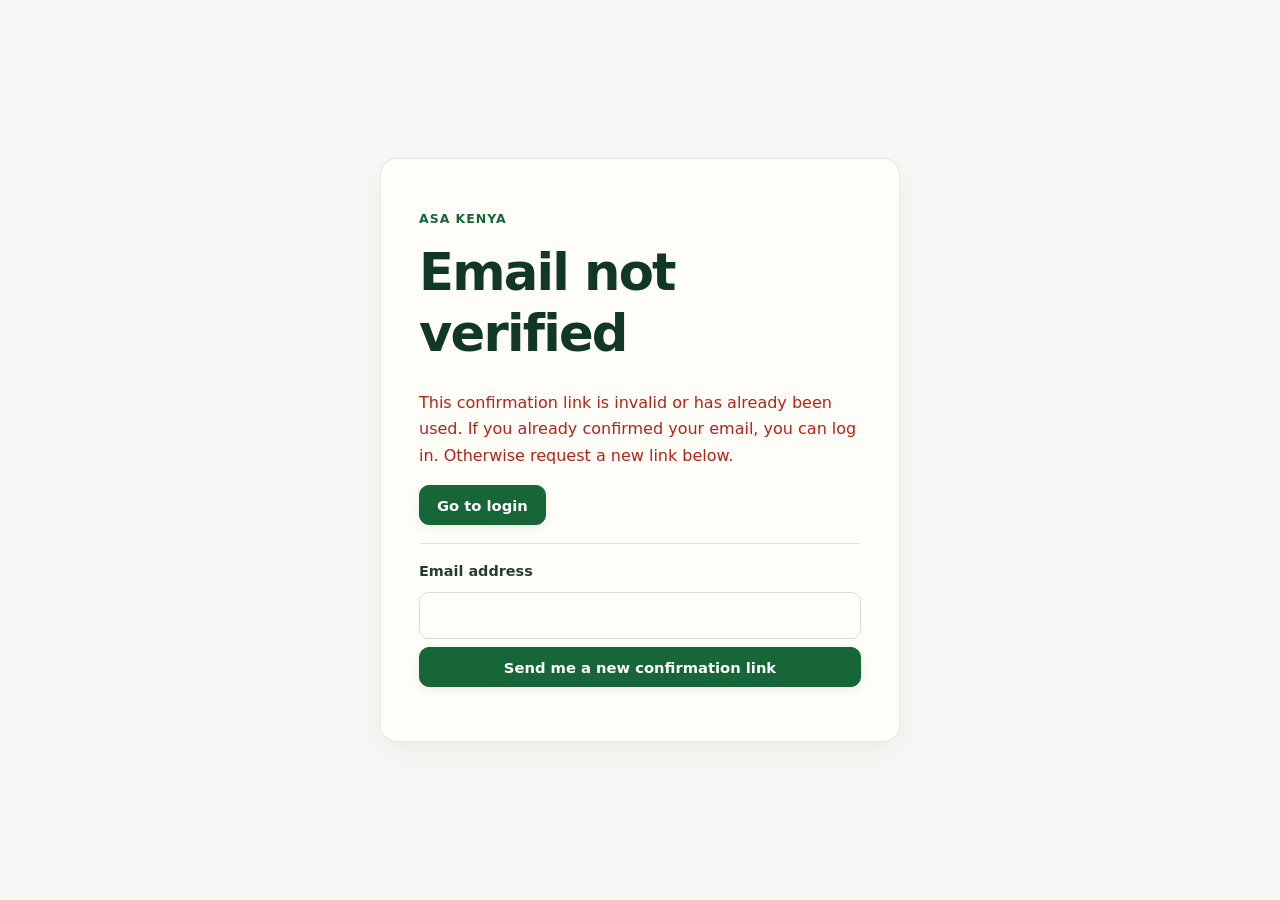
<file: auth/confirm/index.html>
<!doctype html>
<html lang="en">
<head>
  <meta charset="utf-8">
  <meta name="viewport" content="width=device-width,initial-scale=1">
  <meta name="robots" content="noindex,nofollow">
  <meta name="referrer" content="no-referrer">
  <title>Confirm your email | ASA Kenya</title>
  <link rel="icon" href="/images/photo-3.jpg">
  <link rel="stylesheet" href="/admin.css">
  <style>
    body{min-height:100vh;background:#f7f8f5;display:grid;place-items:center;padding:24px;box-sizing:border-box}
    .confirm-card{width:min(100%,520px);padding:clamp(24px,5vw,38px)}
    .confirm-card h1{margin-top:0}.confirm-brand{font-weight:800;letter-spacing:.08em;text-transform:uppercase;color:#176638;font-size:.78rem}
    #confirm-message{line-height:1.65}.confirm-ok{color:#176638}.confirm-error{color:#b42318}
    .confirm-card a{font-weight:700}#confirm-resend{margin-top:18px;border-top:1px solid #e3e6e0;padding-top:16px}
    #confirm-resend input{width:100%;box-sizing:border-box;margin:8px 0}#confirm-resend button{width:100%}
    #resend-message{margin-top:10px;line-height:1.5}
  </style>
</head>
<body>
  <main class="card confirm-card">
    <p class="confirm-brand">ASA Kenya</p>
    <h1 id="confirm-title">Email confirmation</h1>
    <p id="confirm-message" role="status" aria-live="polite">Checking your confirmation link…</p>
    <p id="confirm-action"></p>
    <section id="confirm-resend" hidden>
      <form id="resend-form">
        <label for="resend-email">Email address</label>
        <input id="resend-email" name="email" type="email" autocomplete="email" required>
        <button class="btn" type="submit">Send me a new confirmation link</button>
        <p id="resend-message" role="status" aria-live="polite"></p>
      </form>
    </section>
    <noscript><p class="confirm-error">JavaScript is required to confirm your email. Please enable it and reload this page.</p></noscript>
  </main>
  <script src="/config.js"></script>
  <script src="/supa.js"></script>
  <script src="/auth-confirm.js"></script>
</body>
</html>
</file>
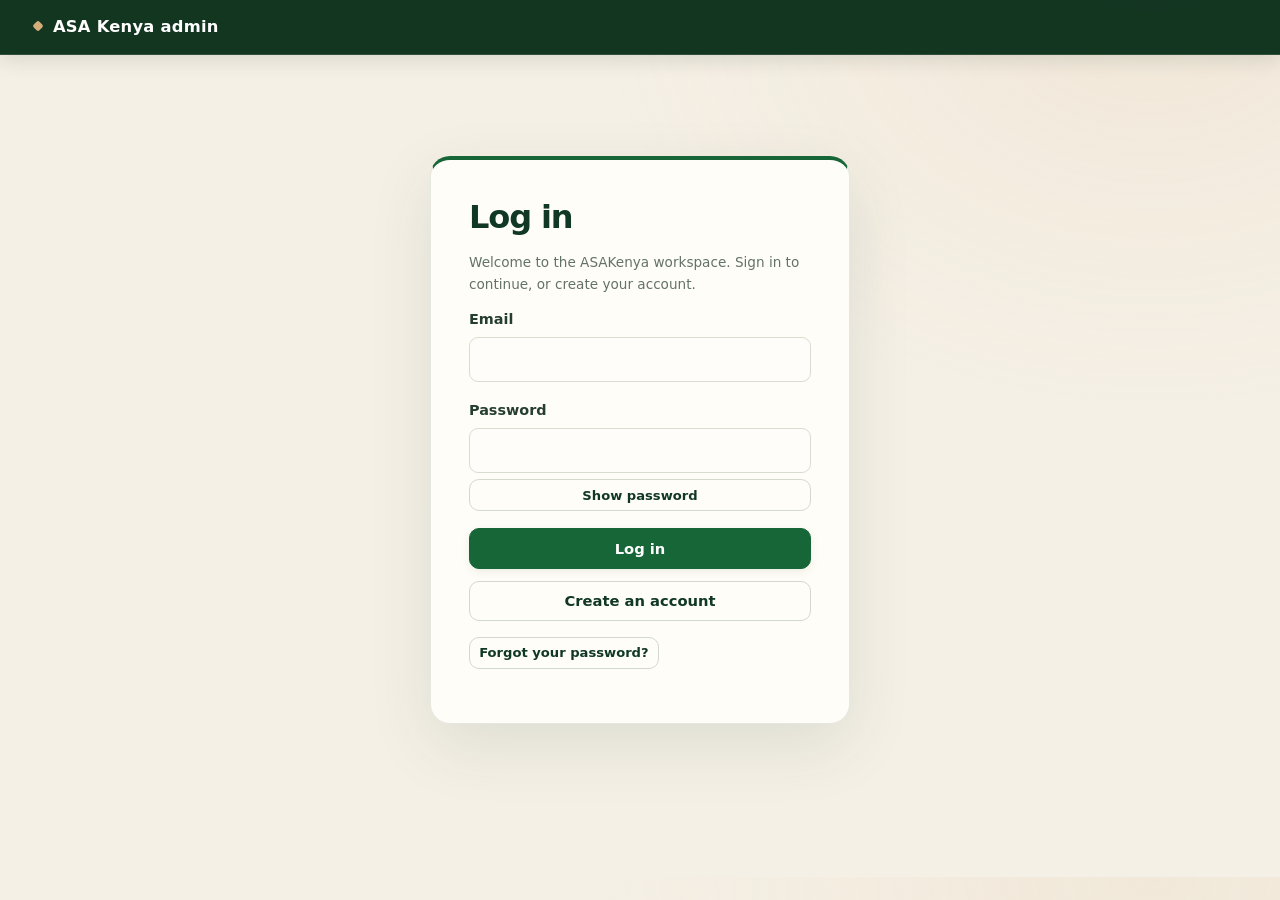
<file: admin.html>
<!doctype html>
<html lang="en"><head><meta charset="utf-8"><script src="/auth-redirect.js"></script><meta name="viewport" content="width=device-width,initial-scale=1">
<meta name="robots" content="noindex,nofollow"><title>ASA Kenya | Admin</title>
<link rel="icon" type="image/jpeg" href="/images/photo-3.jpg"><link rel="shortcut icon" type="image/jpeg" href="/images/photo-3.jpg">
<link rel="stylesheet" href="/admin.css"></head><body>
<header class="bar"><b>ASA Kenya admin</b><span id="who"></span><button id="out" class="btn o" type="button" hidden>Log out</button></header>
<div id="msg" role="status" aria-live="polite"></div>
<main id="app"><p>Loading...</p></main>
<noscript><p class="pad">This page needs JavaScript.</p></noscript>
<script src="/config.js"></script><script src="/supa.js"></script><script src="/admin.js"></script><script src="/auth-enhance.js"></script>
</body></html>
</file>
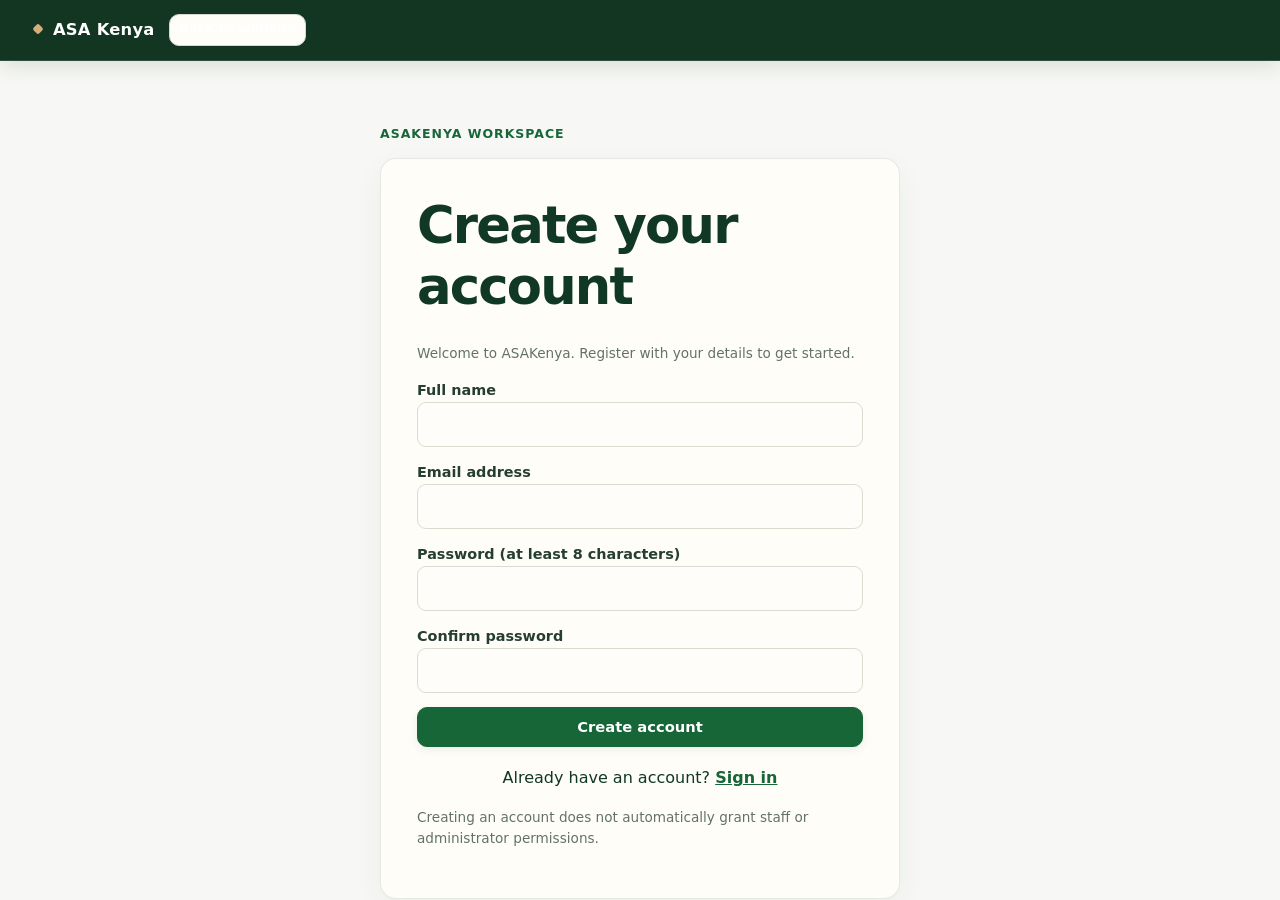
<file: register.html>
<!doctype html>
<html lang="en"><head><meta charset="utf-8"><script src="/auth-redirect.js"></script><meta name="viewport" content="width=device-width,initial-scale=1"><meta name="robots" content="noindex,nofollow"><title>Create an account | ASAKenya</title><link rel="icon" href="/images/photo-3.jpg"><link rel="stylesheet" href="/admin.css"><style>
body{min-height:100vh;background:#f7f8f5}.register-wrap{width:min(100% - 32px,520px);margin:clamp(28px,7vh,72px) auto}.register-brand{font-weight:800;letter-spacing:.08em;color:#176638;text-transform:uppercase;font-size:.78rem;margin-bottom:10px}.register-card{padding:clamp(22px,5vw,36px)}.register-card h1{margin-top:0}.register-card label{display:block;margin:14px 0}.register-card input{width:100%;box-sizing:border-box}.register-card .btn{box-sizing:border-box}.register-foot{margin-top:18px;text-align:center}.register-foot a{color:#176638;font-weight:700}#register-message{margin-top:14px}
</style></head><body>
<header class="bar"><b>ASA Kenya</b><a href="/" class="btn o s" style="text-decoration:none">Back to website</a></header>
<main class="register-wrap"><p class="register-brand">ASAKenya workspace</p><section class="card register-card">
<h1>Create your account</h1><p class="note">Welcome to ASAKenya. Register with your details to get started.</p>
<form id="asa-register-form">
<label>Full name<input name="full_name" type="text" autocomplete="name" maxlength="120" required></label>
<label>Email address<input name="email" type="email" autocomplete="email" required></label>
<label>Password (at least 8 characters)<input name="password" type="password" minlength="8" autocomplete="new-password" required></label>
<label>Confirm password<input name="confirm_password" type="password" minlength="8" autocomplete="new-password" required></label>
<button class="btn" type="submit" style="width:100%">Create account</button><p id="register-message" role="status" aria-live="polite"></p>
</form><p class="register-foot">Already have an account? <a href="/admin">Sign in</a></p><p class="note">Creating an account does not automatically grant staff or administrator permissions.</p>
</section></main><script src="/config.js"></script><script src="/supa.js"></script><script src="/register.js"></script><script src="/auth-enhance.js"></script></body></html>
</file>
<file: admin.css>
:root{--ink:#0A2E1A;--leaf:#0A7A2E;--earth:#B5452A;--bg:#F6F2E8;--line:#cfc9b8;--mut:#5b665f}
*{box-sizing:border-box}body{margin:0;font:16px/1.5 system-ui,-apple-system,Segoe UI,Roboto,sans-serif;background:var(--bg);color:var(--ink)}
.bar{display:flex;gap:14px;align-items:center;padding:12px 18px;background:var(--ink);color:#fff;flex-wrap:wrap}.bar b{font-size:1.1rem}.bar #who{margin-left:auto;font-size:.9rem;opacity:.9}
#app,.pad{max-width:1100px;margin:0 auto;padding:22px 16px 80px}
h1,h2,h3{margin:.2em 0 .5em}h2{font-size:1.5rem}
.btn{font:700 .92rem system-ui,sans-serif;padding:.65em 1.1em;background:var(--leaf);color:#fff;border:1.5px solid var(--leaf);cursor:pointer;min-height:40px}
.btn.o{background:none;color:inherit;border-color:currentColor}.btn.d{background:var(--earth);border-color:var(--earth)}.btn.s{padding:.35em .7em;min-height:32px;font-size:.82rem}.btn:disabled{opacity:.55;cursor:wait}
.bar .btn.o{color:#fff}
input,select,textarea{font:inherit;padding:10px;border:1.5px solid var(--ink);background:#fff;width:100%;min-height:42px;color:var(--ink)}
label{display:grid;gap:4px;font-weight:600;font-size:.9rem}label small{font-weight:400;color:var(--mut)}
form.f{display:grid;gap:14px;max-width:720px}.row{display:grid;grid-template-columns:1fr 1fr;gap:14px}@media(max-width:640px){.row{grid-template-columns:1fr}}
#msg{position:sticky;top:0;z-index:5}#msg .m{margin:0;padding:12px 18px;font-weight:600}#msg .ok{background:#dff0e3;border-bottom:3px solid var(--leaf)}#msg .er{background:#fbe4de;border-bottom:3px solid var(--earth)}
.card{background:#fff;border:1px solid var(--line);padding:18px;margin:12px 0}
.login{max-width:420px;margin:40px auto}.login form{display:grid;gap:14px}
.tools{display:flex;flex-wrap:wrap;gap:10px;margin:14px 0;align-items:end}.tools label{min-width:160px}.tools .grow{flex:1;min-width:200px}
.tabs{display:flex;gap:6px;flex-wrap:wrap;margin:10px 0}.tabs button{font:700 .85rem system-ui;padding:.5em .9em;border:1.5px solid var(--ink);background:none;cursor:pointer;color:var(--ink)}.tabs button[aria-pressed=true]{background:var(--ink);color:#fff}
.tw{overflow-x:auto}table{border-collapse:collapse;width:100%;background:#fff;font-size:.9rem}th,td{border-bottom:1px solid var(--line);padding:8px 10px;text-align:left;vertical-align:top}th{background:#ece7d6;font-size:.8rem;text-transform:uppercase;letter-spacing:.04em}
.st{display:inline-block;padding:2px 8px;font-size:.75rem;font-weight:700;color:#fff;background:#666}.st.published{background:var(--leaf)}.st.pending{background:#b8860b}.st.draft{background:#777}.st.archived{background:#333}.st.approved{background:var(--leaf)}.st.rejected{background:var(--earth)}
.acts{display:flex;gap:5px;flex-wrap:wrap}.note{color:var(--mut);font-size:.85rem}.pv{border:2px dashed var(--earth);padding:18px;background:#fff}.pv h3{margin-top:0}
.nav{display:flex;gap:8px;flex-wrap:wrap;margin-bottom:6px}

.shell{display:grid;grid-template-columns:210px 1fr;gap:22px;align-items:start}
.side{display:flex;flex-direction:column;gap:4px;position:sticky;top:8px}
.side button{font:700 .9rem system-ui;text-align:left;padding:.65em .9em;border:0;border-left:4px solid transparent;background:none;color:var(--ink);cursor:pointer}
.side button:hover{background:#ece7d6}.side button.on{background:var(--ink);color:#fff;border-left-color:var(--earth)}
.main{min-width:0}
@media(max-width:760px){.shell{grid-template-columns:1fr}.side{flex-direction:row;flex-wrap:wrap;position:static}.side button{border:1.5px solid var(--ink);border-left-width:1.5px}}
.stats{display:grid;grid-template-columns:repeat(auto-fill,minmax(150px,1fr));gap:10px;margin:8px 0 18px}
.stat{display:grid;gap:2px;text-align:left;padding:14px;background:#fff;border:1px solid var(--line);cursor:pointer;color:var(--ink);font:inherit}
.stat b{font-size:1.8rem;line-height:1}.stat span{font-size:.82rem;color:var(--mut)}.stat:hover{border-color:var(--ink)}.stat.hot{border-color:var(--earth);background:#fbe4de}
.attn{border-left:5px solid var(--earth)}
.pager{display:flex;gap:12px;align-items:center;margin:12px 0;flex-wrap:wrap}
.brow{display:grid;grid-template-columns:minmax(90px,170px) 1fr auto;gap:10px;align-items:center;margin:6px 0;font-size:.88rem}
.btrack{display:block;background:#ece7d6;height:16px}.bfill{display:block;height:100%;background:var(--leaf)}
.dl{margin:.3em 0 0;padding-left:1.2em}.dl li{margin:.3em 0}
@media(max-width:640px){.brow{grid-template-columns:1fr;gap:2px}}



/* ASAKenya admin workspace — calm, editorial, responsive */
:root{--ink:#103824;--leaf:#176638;--earth:#bd4937;--bg:#f5f0e6;--line:#e2ddcf;--mut:#637267;--panel:#fffdf8;--gold:#d4ad78;--soft-green:#e8f1e8;--shadow:0 10px 28px rgba(16,56,36,.055);--shadow-up:0 16px 34px rgba(16,56,36,.11)}
body{background:radial-gradient(ellipse at 90% 0%,rgba(212,173,120,.12),transparent 34%),var(--bg);font-family:Inter,ui-sans-serif,system-ui,-apple-system,"Segoe UI",sans-serif;line-height:1.6}
.bar{position:sticky;top:0;z-index:10;padding:14px clamp(16px,3vw,34px);background:rgba(10,46,26,.96);backdrop-filter:blur(16px);border-bottom:1px solid rgba(255,255,255,.12);box-shadow:0 5px 20px rgba(6,29,16,.12)}
.bar b{font-size:1.02rem;letter-spacing:.015em}.bar b:before{content:"";display:inline-block;width:8px;height:8px;margin-right:11px;border-radius:2px;background:var(--gold);transform:rotate(45deg);vertical-align:2px}
#who{color:#dce8de}
#app,.pad{max-width:1440px;padding:clamp(18px,3vw,38px) clamp(14px,3vw,34px) 90px}
h1,h2,h3{letter-spacing:-.035em;line-height:1.2}h1{font-size:clamp(2rem,4vw,3.25rem)}h2{font-size:clamp(1.45rem,2.5vw,2rem);margin:0 0 16px}h3{font-size:1.12rem}
.btn{border-radius:10px;font-weight:700;padding:.72em 1.15em;transition:transform .18s ease,box-shadow .18s ease,background .18s ease,border-color .18s ease;box-shadow:0 3px 8px rgba(16,56,36,.08)}
.btn:hover:not(:disabled){transform:translateY(-1px);box-shadow:0 7px 16px rgba(16,56,36,.14);background:#12552c;border-color:#12552c}.btn.o{background:var(--panel);border-color:#d4d9ce;color:var(--ink);box-shadow:none}.btn.o:hover:not(:disabled){background:var(--soft-green);border-color:#9bbba2;color:var(--ink)}.btn.d{background:#b74432;border-color:#b74432}.btn.d:hover:not(:disabled){background:#963625;border-color:#963625}
button:focus-visible,a:focus-visible,input:focus-visible,select:focus-visible,textarea:focus-visible{outline:3px solid #d4ad78;outline-offset:3px}
input,select,textarea{border:1px solid #d9ddcf;border-radius:9px;background:#fffdf9;transition:border-color .18s,box-shadow .18s,background .18s}input:focus,select:focus,textarea:focus{border-color:var(--leaf);box-shadow:0 0 0 3px rgba(23,102,56,.12);background:#fff}
label{gap:6px;color:#263e30}label small{line-height:1.45}
.card{background:rgba(255,253,248,.96);border:1px solid rgba(16,56,36,.1);border-radius:16px;padding:clamp(18px,2.4vw,28px);margin:14px 0;box-shadow:var(--shadow)}
.login{margin:clamp(30px,7vh,76px) auto;padding:clamp(24px,4vw,38px);border-radius:20px;box-shadow:0 22px 65px rgba(16,56,36,.1);border-top:4px solid var(--leaf)}.login h2{font-size:2rem}.login form{gap:17px}
.shell{grid-template-columns:220px minmax(0,1fr);gap:clamp(18px,3vw,38px)}
.side{padding:10px;background:rgba(255,253,248,.78);border:1px solid rgba(16,56,36,.09);border-radius:16px;box-shadow:var(--shadow);gap:5px;top:84px}
.side button{border-radius:9px;border-left:3px solid transparent;padding:12px 13px;transition:background .18s,color .18s,transform .18s}
.side button:hover{background:#eaf0e7;transform:translateX(2px)}.side button.on{background:var(--ink);border-left-color:var(--gold);box-shadow:0 5px 12px rgba(16,56,36,.12)}
.main>h2:first-child{margin-top:3px}.main>p{color:var(--mut)}
.stats{grid-template-columns:repeat(auto-fit,minmax(min(100%,165px),1fr));gap:12px;margin:18px 0 26px}
.stat{position:relative;overflow:hidden;min-height:105px;border:1px solid rgba(16,56,36,.1);border-radius:14px;background:var(--panel);padding:17px 18px;box-shadow:var(--shadow);transition:transform .2s,box-shadow .2s,border-color .2s}
.stat:after{content:"";position:absolute;right:-20px;bottom:-27px;width:82px;height:82px;border:1px solid rgba(23,102,56,.1);border-radius:50%;box-shadow:0 0 0 10px rgba(23,102,56,.025),0 0 0 20px rgba(23,102,56,.02);pointer-events:none}
.stat:hover{transform:translateY(-3px);box-shadow:var(--shadow-up);border-color:#9bbba2}.stat b{font-size:clamp(1.8rem,3vw,2.35rem);letter-spacing:-.055em;color:var(--ink)}.stat span{font-size:.83rem;color:var(--mut);font-weight:550}.stat.hot{border-color:#e5b8a9;background:#fff5f0}.stat.hot b{color:var(--earth)}
.tabs{gap:7px;margin:16px 0}.tabs button{border:1px solid #d9ddcf;border-radius:999px;background:var(--panel);padding:.62em 1em;transition:all .18s}.tabs button:hover{border-color:#8bb39a;background:#edf4ec}.tabs button[aria-pressed=true]{background:var(--ink);border-color:var(--ink);color:#fff;box-shadow:0 4px 10px rgba(16,56,36,.12)}
.tools{padding:16px;background:rgba(255,253,248,.75);border:1px solid rgba(16,56,36,.08);border-radius:14px;gap:12px}.tools label{gap:6px}
.tw{border:1px solid rgba(16,56,36,.1);border-radius:14px;background:var(--panel);box-shadow:var(--shadow);overflow:auto}table{background:transparent;border-collapse:separate;border-spacing:0;font-size:.9rem}th{background:#ecefe5;color:#294333;border:0;padding:13px 12px;white-space:nowrap}td{border-bottom:1px solid #eeeade;padding:13px 12px}tbody tr:last-child td{border-bottom:0}tbody tr:hover td{background:#f7f8f1}
.st{border-radius:999px;padding:4px 10px;white-space:nowrap;letter-spacing:.01em}.st.published,.st.approved{background:#e1f1e4;color:#176638}.st.pending{background:#fff0cf;color:#815b0b}.st.draft{background:#ecece8;color:#5c655e}.st.archived{background:#e7e8e5;color:#515750}.st.rejected{background:#f9e5df;color:#a33728}
.acts{gap:6px}.acts .btn{white-space:nowrap}.attn{border-left:4px solid var(--gold);background:#fff9eb}
.pv{border:1px dashed #8ba994;border-radius:14px;padding:clamp(18px,3vw,28px);background:#f8fbf5}.pager{padding:12px 0}.btrack{border-radius:99px;overflow:hidden;background:#e5e8de}.bfill{border-radius:99px;background:linear-gradient(90deg,#176638,#5b9a68)}
#msg .m{padding:13px clamp(16px,3vw,34px)}#msg .ok{background:#e4f2e5;border-bottom:2px solid #6da57a;color:#164c2a}#msg .er{background:#fff0eb;border-bottom:2px solid #c55b43;color:#812d21}
.note{line-height:1.55}
@media(max-width:900px){.shell{grid-template-columns:1fr}.side{position:static;display:flex;flex-direction:row;overflow-x:auto;flex-wrap:nowrap;padding:8px}.side button{white-space:nowrap;flex:0 0 auto}.main{width:100%}}
@media(max-width:640px){.bar{gap:10px}.bar #who{order:3;width:100%;margin-left:0}.shell{gap:14px}.side button{font-size:.82rem;padding:10px 12px}.tools{padding:12px}.tools label,.tools .grow{min-width:100%;width:100%}.tw{border-radius:10px}.acts .btn{font-size:.76rem}.stats{grid-template-columns:repeat(2,minmax(0,1fr))}.stat{min-height:95px;padding:14px}.row{grid-template-columns:1fr}}
@media(prefers-reduced-motion:reduce){*,*::before,*::after{scroll-behavior:auto!important;transition:none!important;animation:none!important}}


/* Personal dashboard preferences and profile */
body[data-admin-theme="ocean"]{--ink:#123c5a;--leaf:#176a91;--earth:#c66b42;--bg:#edf4f8;--line:#d2e0e8;--mut:#5d7180;--panel:#fbfdff;--gold:#80b9d4;--soft-green:#e4f2f8;--shadow:0 10px 28px rgba(18,60,90,.07);--shadow-up:0 16px 34px rgba(18,60,90,.13)}
body[data-admin-theme="slate"]{--ink:#293342;--leaf:#4c6278;--earth:#a65a4b;--bg:#f0f2f4;--line:#d8dde2;--mut:#65707c;--panel:#fff;--gold:#b5c0ca;--soft-green:#e9edf1;--shadow:0 10px 28px rgba(41,51,66,.06);--shadow-up:0 16px 34px rgba(41,51,66,.12)}
body[data-admin-theme="ocean"] .bar,body[data-admin-theme="slate"] .bar{background:var(--ink)}
body[data-admin-theme="ocean"] .btn:not(.o),body[data-admin-theme="slate"] .btn:not(.o){background:var(--leaf);border-color:var(--leaf)}
.theme-options{display:grid;grid-template-columns:repeat(auto-fit,minmax(180px,1fr));gap:12px;margin-top:12px}
.theme-choice{display:grid;grid-template-columns:22px 1fr;align-items:center;gap:8px 10px;padding:14px;border:1px solid var(--line);border-radius:12px;background:var(--panel);cursor:pointer}
.theme-choice input{width:18px;min-height:18px;grid-row:1 / span 2;accent-color:var(--leaf)}
.theme-choice small{grid-column:2;color:var(--mut);font-weight:400;line-height:1.4}
.theme-swatch{display:block;grid-column:2;width:100%;height:10px;border-radius:99px;margin:2px 0}
.forest-swatch{background:linear-gradient(90deg,#103824 0 33%,#176638 33% 66%,#d4ad78 66%)}
.ocean-swatch{background:linear-gradient(90deg,#123c5a 0 33%,#176a91 33% 66%,#80b9d4 66%)}
.slate-swatch{background:linear-gradient(90deg,#293342 0 33%,#4c6278 33% 66%,#b5c0ca 66%)}
.setting-row{display:flex;align-items:center;justify-content:space-between;gap:20px;padding:16px 0;border-bottom:1px solid var(--line)}
.setting-row span{display:grid;gap:4px}.setting-row small{font-weight:400;color:var(--mut)}
.setting-row input[type="checkbox"]{width:22px;min-width:22px;min-height:22px;accent-color:var(--leaf)}
.setting-row select{max-width:230px}
.admin-compact #app{padding-top:16px}
.admin-compact .card{padding:14px 18px;margin:9px 0;border-radius:12px}
.admin-compact .stats{gap:8px;margin:12px 0 18px}
.admin-compact .stat{min-height:80px;padding:12px 14px}
.admin-compact th,.admin-compact td{padding:8px 10px}
.admin-compact .side button{padding:9px 11px}
@media(max-width:640px){.setting-row{align-items:flex-start;gap:12px}.setting-row select{max-width:48%}.theme-options{grid-template-columns:1fr}}


/* Personal welcome header, photo, and editable motivation card */
.welcome-panel{display:flex;align-items:center;justify-content:space-between;gap:22px;margin:4px 0 28px;padding:clamp(20px,3vw,32px);border:1px solid var(--line);border-radius:20px;background:linear-gradient(125deg,var(--panel,#fff) 0%,var(--soft-green,#e4f2e5) 100%);box-shadow:var(--shadow,0 10px 28px rgba(10,46,26,.06))}
.welcome-person{display:flex;align-items:center;gap:20px;min-width:0}
.welcome-avatar,.welcome-initials{width:88px;height:88px;flex:0 0 88px;border-radius:50%;object-fit:cover;border:3px solid var(--panel,#fff);box-shadow:0 0 0 2px var(--gold,#d4ad78)}
.welcome-initials{display:grid;place-items:center;background:var(--ink);color:#fff;font-size:1.7rem;font-weight:800;letter-spacing:.04em}
.welcome-eyebrow,.motivation-label{margin:0 0 7px;color:var(--leaf);font-size:.7rem;font-weight:800;letter-spacing:.14em}
.welcome-panel h2{margin:0 0 7px;font-size:clamp(1.5rem,3vw,2.15rem);line-height:1.15;letter-spacing:-.035em}
.welcome-subtitle{margin:0;color:var(--mut);max-width:540px}
.welcome-edit{flex:0 0 auto}
.motivation-panel{display:flex;align-items:center;gap:18px;margin:34px 0 8px;padding:24px clamp(18px,3vw,30px);border-radius:16px;background:var(--ink);color:#fff}
.motivation-mark{align-self:flex-start;color:var(--gold,#d4ad78);font:700 4rem/.8 Georgia,serif}
.motivation-panel>div{flex:1;min-width:0}
.motivation-label{color:var(--gold,#d4ad78);margin-bottom:8px}
.motivation-copy{margin:0;font-size:clamp(1.05rem,2vw,1.35rem);line-height:1.5;font-weight:650;overflow-wrap:anywhere}
.motivation-signoff{margin:9px 0 0;color:rgba(255,255,255,.72);font-size:.85rem}
.motivation-panel .btn{color:#fff;border-color:rgba(255,255,255,.55);flex:0 0 auto}
@media(max-width:720px){.welcome-panel{align-items:flex-start;flex-direction:column}.welcome-person{align-items:flex-start;gap:14px}.welcome-avatar,.welcome-initials{width:68px;height:68px;flex-basis:68px}.welcome-edit{width:100%}.motivation-panel{align-items:flex-start;flex-wrap:wrap;gap:12px}.motivation-mark{font-size:3rem}.motivation-panel .btn{margin-left:auto}}
@media(max-width:420px){.welcome-person{flex-direction:column}.motivation-panel{padding:18px}.motivation-panel .btn{margin-left:0}}
</file>
